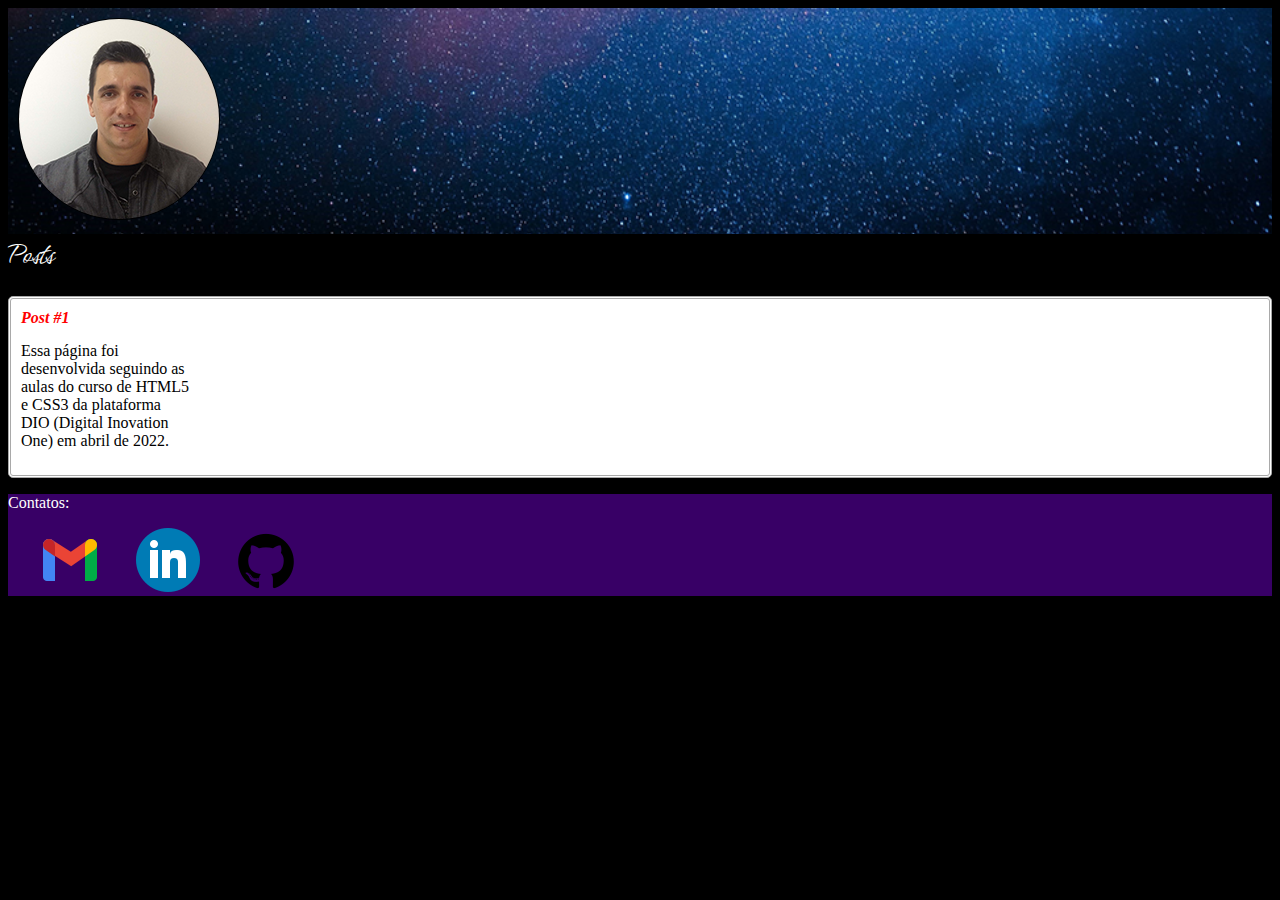
<file: 2 - Curso HTML5 e CSS3/1-Introdução/index.html>
<!DOCTYPE html>
<html>
<head>
    <meta charset="UTF-8">
    <link rel="stylesheet" href="style.css">
    <title>Anderson Alves Martins</title>
</head>
<body>
    <header id="cabecalho">
        <img src="images/Anderson.png" alt="foto do Anderson" id="foto_Perfil">
        <h1 id="titulo">Anderson Alves Martins</h1>
    </header>
    <section>
        <header>
            <h2 id="sub_titulo">Posts<h2>
        </header>
        <article class="post">
            <header>
                <h3 id="post_titulo">Post #1</h3>
            </header>
            <p class="post_content">
                Essa página foi desenvolvida seguindo as aulas do curso de HTML5 e CSS3 da plataforma DIO (Digital Inovation One) em abril de 2022.
            </p>
        </article>
    </section>
    <footer>
        <p>Contatos: </p>
        <a href="mailto:andersonalvesmartins@gmail.com"><img src="images/gmail_icon.png"></a>
        <a href="https://www.linkedin.com/in/anderson-martins-8037a546/"><img src="images/linkedin_circle.png"></a>
        <a href="https://github.com/andersonalvesmartins"><img src="images/github_circle.png"></a>
    </footer>
</body>
</html>
</file>
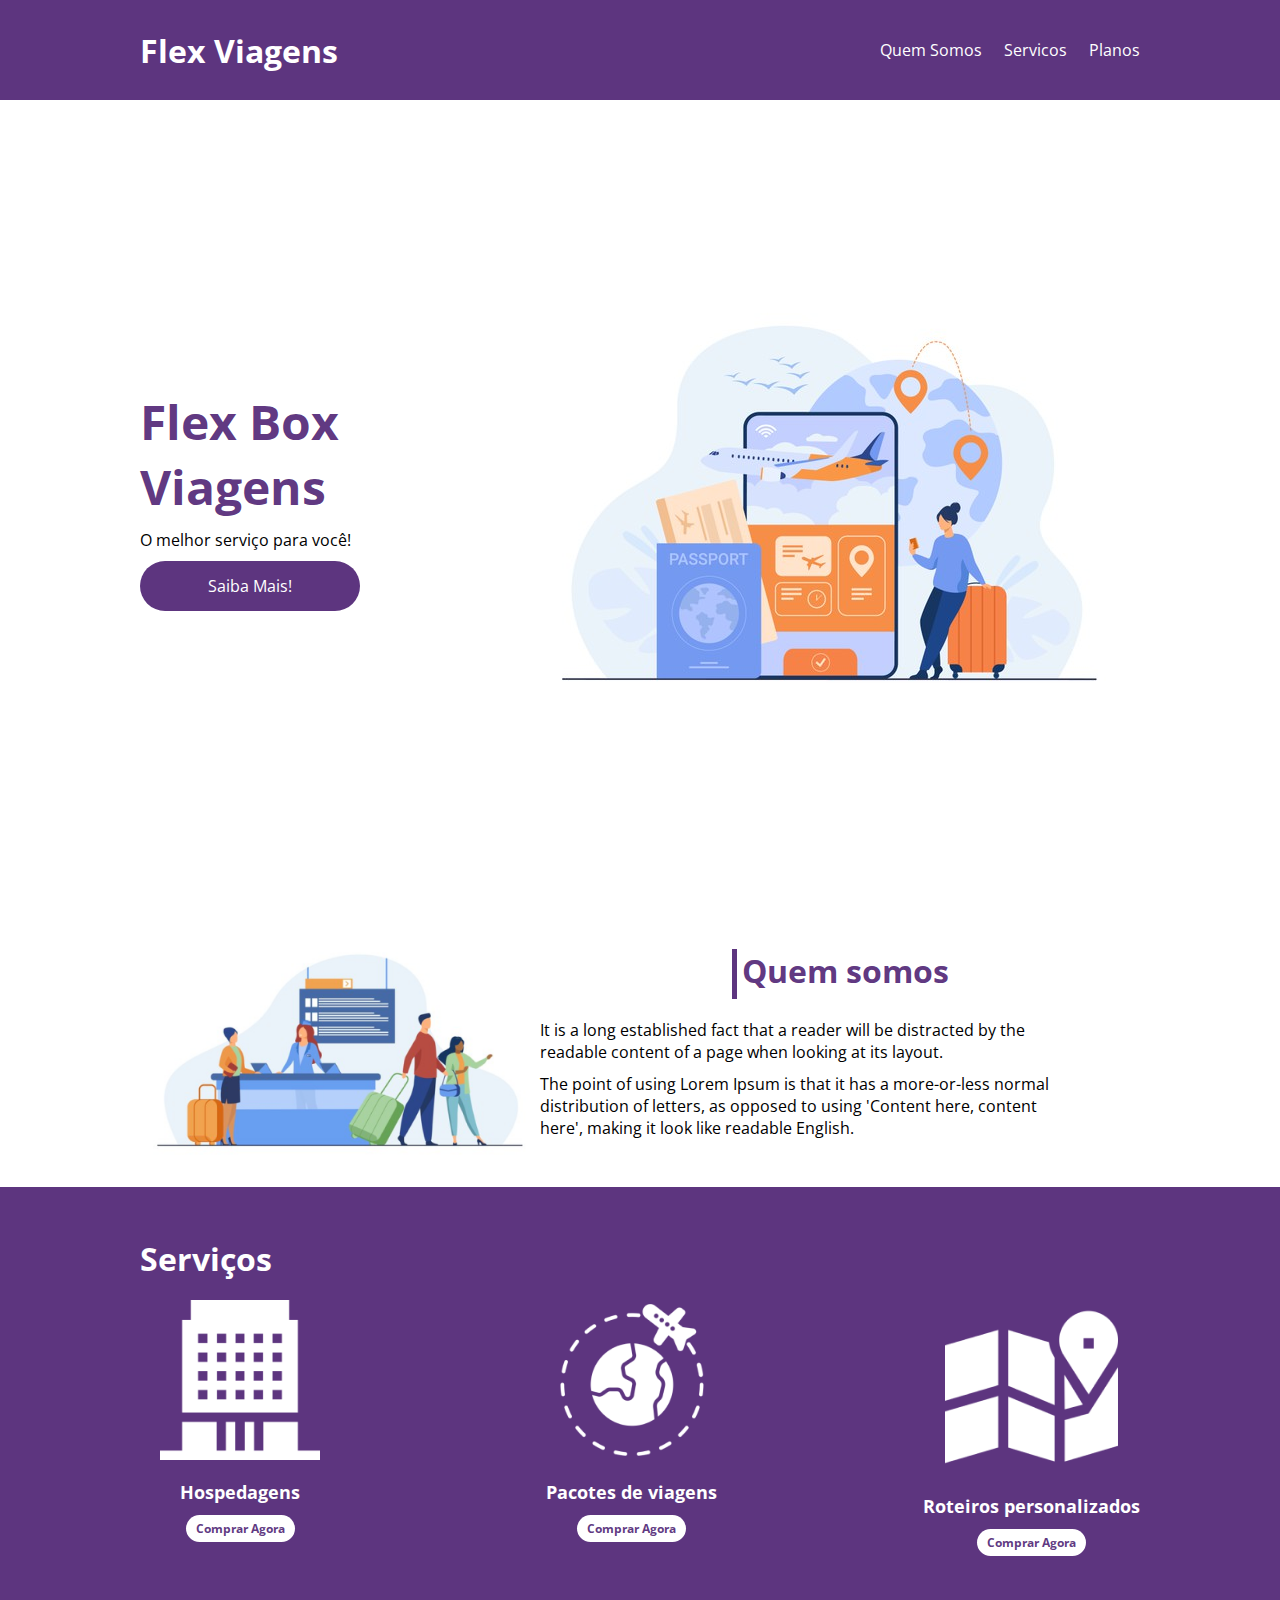
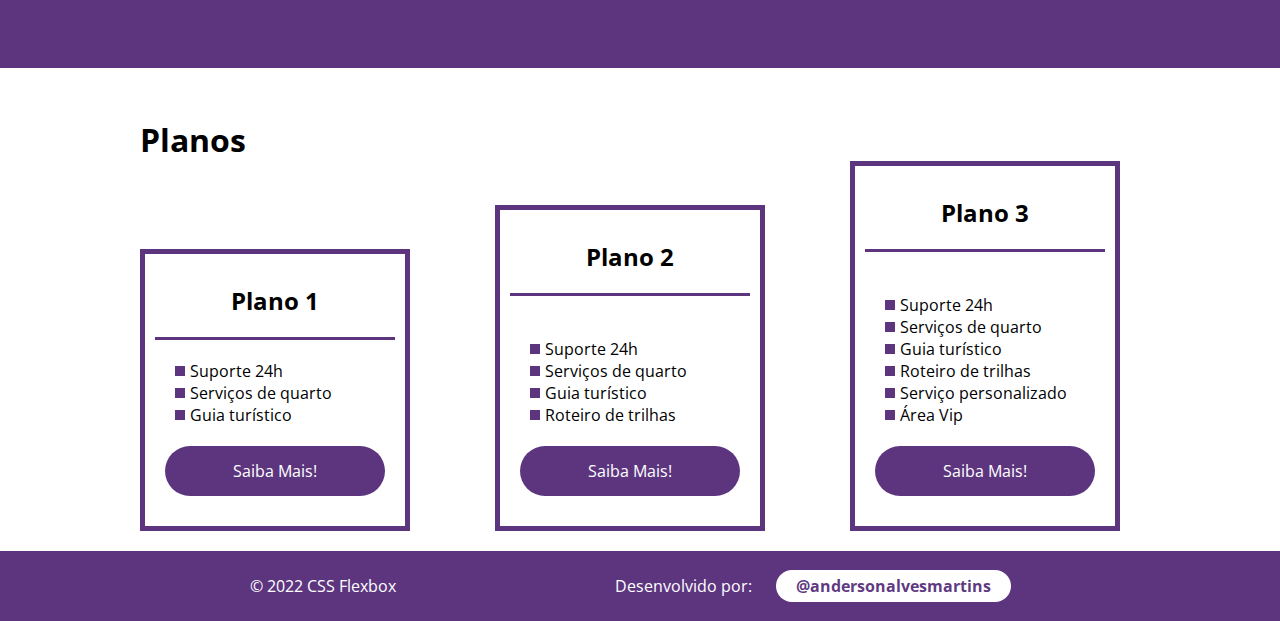
<file: 2 - Curso HTML5 e CSS3/2-Flexbox-CSS/index.html>
<!DOCTYPE html>
<html lang="en">
<head>
    <meta charset="UTF-8">
    <title>FLEX-BOX Activity</title>
    <link rel="stylesheet" href="style.css">
</head>
<body>
    <header>
        <div class="flex-container menu">
            <h1>Flex Viagens</h1>
            <ul class="list-itens">
                <li><a href="#quemsomos">Quem Somos</a></li>
                <li><a href="#servico">Servicos</a></li>
                <li><a href="#planos">Planos</a></li>
            </ul>
        </div>
    </header>

    <div class="flex-container apresentacao">
        <div class="texto-apresentacao">
            <h1>Flex Box <br>Viagens</h1>
            <p>O melhor serviço para você!</p>
            <a href="" class="btn">Saiba Mais!</a>
        </div>
    
        <div>
            <div><img src="./images/0-main.png" alt="banner de apresentação"></div>
        </div>
    </div>
    
    <div class="flex-container" id="quemsomos">
        <div>
            <h2>Quem somos</h2>
            <p>It is a long established fact that a reader will be distracted by the readable content of a page when looking at its layout. </p>
            <p>The point of using Lorem Ipsum is that it has a more-or-less normal distribution of letters, as opposed to using 'Content here, content here', making it look like readable English.</p>
        </div>

        <div>
            <img src="./images/1-quem-somos.png" alt="balcão de atendimento">
        </div>
    </div>

    <div class="container-externo">
        <div class="flex-container" id="servico">
            <div>
                <h2>Serviços</h2>
            </div>

            <div class="list-servicos">
                <div class="item-servico">
                    <div><img src="./images/icon-2.png" alt="hospedagens"></div>
                    <p>Hospedagens</p>
                    <a href="#">Comprar Agora</a>
                </div>

                <div class="item-servico">
                <div><img src="./images/icon-1.png" alt="pacote de viagens"></div>
                <p>Pacotes de viagens</p>
                <a href="#">Comprar Agora</a>
                </div>

                <div class="item-servico">
                    <div><img src="./images/icon-3.png" alt="roteiros personalizados"></div>
                    <p>Roteiros personalizados</p>
                    <a href="#">Comprar Agora</a>
                </div>
            </div>
        </div>

    </div>

    <div class="flex-container" id="planos">
        <div>
            <h2>Planos</h2>
        </div>
        <div class="list-planos">
            <div class="item-plano">
                <h3>Plano 1</h3>
                <ul>
                    <li>Suporte 24h</li>
                    <li>Serviços de quarto</li>
                    <li>Guia turístico</li>
                </ul>
                <a href="#" class="btn">Saiba Mais!</a>
            </div>

            <div class="item-plano">
                <h3>Plano 2</h3>
                <br>
                <ul>
                    <li>Suporte 24h</li>
                    <li>Serviços de quarto</li>
                    <li>Guia turístico</li>
                    <li>Roteiro de trilhas</li>
                </ul>
                <a href="#" class="btn">Saiba Mais!</a>
            </div>

            <div class="item-plano">
                <h3>Plano 3</h3>
                <br>
                <ul>
                    <li>Suporte 24h</li>
                    <li>Serviços de quarto</li>
                    <li>Guia turístico</li>
                    <li>Roteiro de trilhas</li>
                    <li>Serviço personalizado</li>
                    <li>Área Vip</li>
                </ul>
                <a href="#" class="btn">Saiba Mais!</a>
            </div>
        </div>
    </div>

    <footer>
        <div class="flex-container footer">
            <p>&copy; 2022 CSS Flexbox</p>
            <p>Desenvolvido por: <a href="https://www.linkedin.com/in/anderson-martins-8037a546/" class="dev">@andersonalvesmartins</a> </p>
        </div>
    </footer>

</body>
</html>
</file>
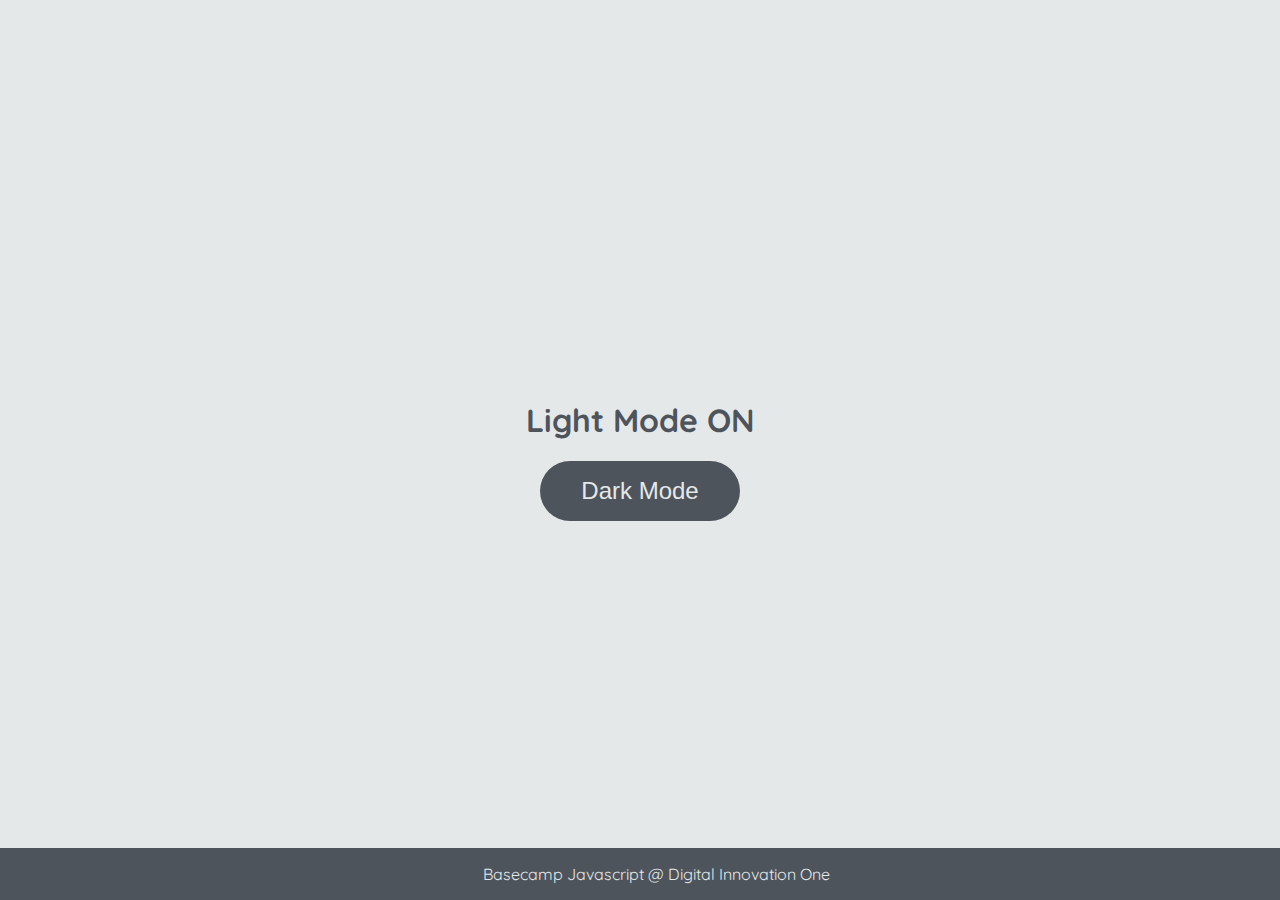
<file: 4 - Curso JavaScript/05 - Manipulando a D.O.M. com JavaScript/index.html>
<!DOCTYPE html>
<html lang="pt-bt">
	<head>
		<meta charset="UTF-8" />
		<link rel="stylesheet" href="style.css" />
		<title>Dark mode and Light Mode</title>
	</head>
	<body>
		<main>
			<h1 id="page-title">Light Mode ON</h1>
			<button aria-label="selecionar-modo" id="mode-selector">Dark Mode</button>
		</main>

		<footer>Basecamp Javascript @ Digital Innovation One</footer>
		<script src="script.js"></script>
	</body>
</html>
</file>
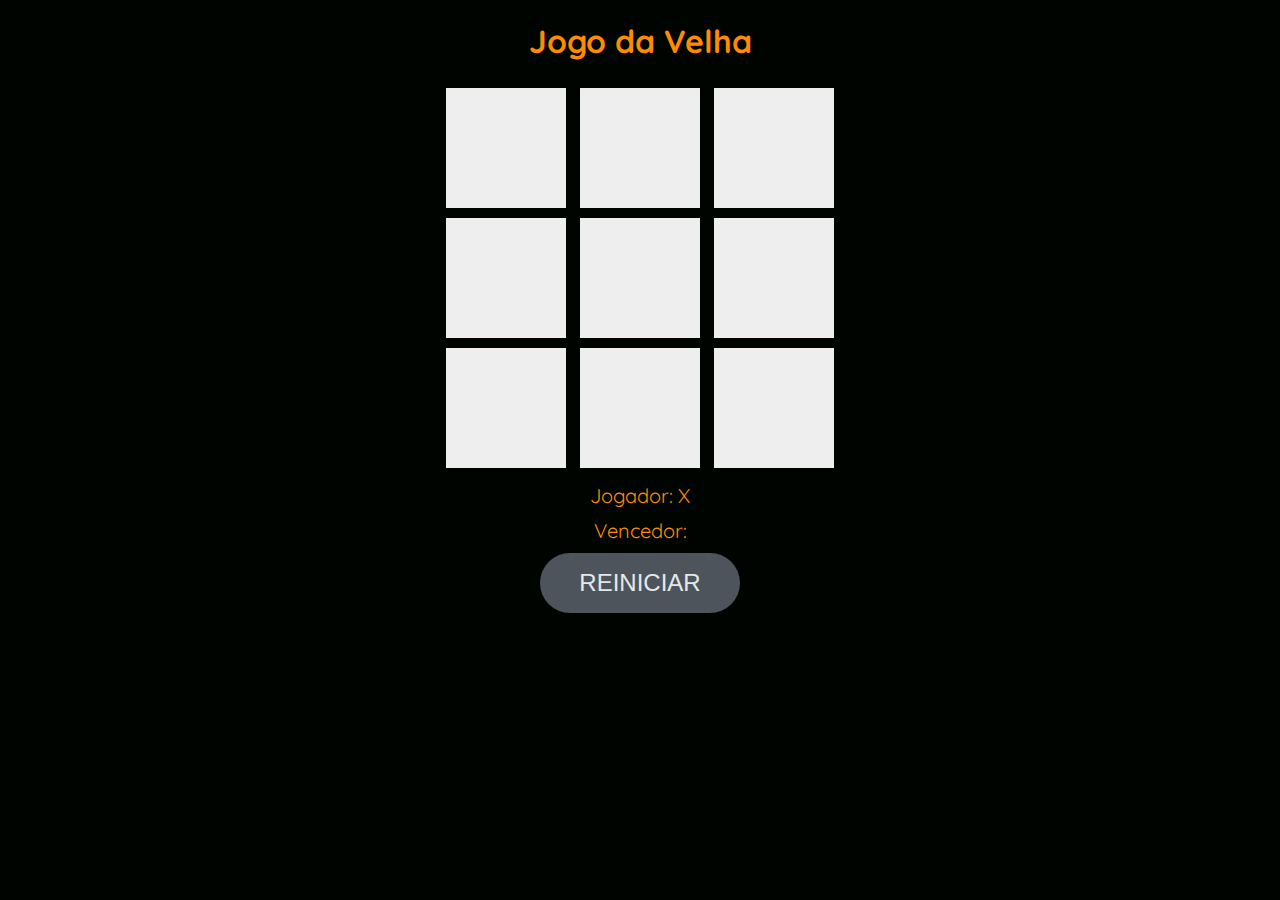
<file: Bootcamp1 - ORBI Web Game Development/Projeto 01 - Jogo da Velha/index.html>
<!DOCTYPE html>
<html lang="pt-br">
<head>
    <meta charset="UTF-8">
    <title>Jogo da Velha</title>
    <link rel="stylesheet" href="style.css">
</head>
<body>
    <h1>Jogo da Velha </h1>
    
    <div>
        <div id="1" class="quadrado" onclick="escolherQuadrado(this.id)">-</div>
        <div id="2" class="quadrado" onclick="escolherQuadrado(this.id)">-</div>
        <div id="3" class="quadrado" onclick="escolherQuadrado(this.id)">-</div>
    </div>
    
    <div>
        <div id="4" class="quadrado" onclick="escolherQuadrado(this.id)">-</div>
        <div id="5" class="quadrado" onclick="escolherQuadrado(this.id)">-</div>
        <div id="6" class="quadrado" onclick="escolherQuadrado(this.id)">-</div>
    </div>

    <div>
        <div id="7" class="quadrado" onclick="escolherQuadrado(this.id)">-</div>
        <div id="8" class="quadrado" onclick="escolherQuadrado(this.id)">-</div>
        <div id="9" class="quadrado" onclick="escolherQuadrado(this.id)">-</div>
    </div>

    <div class="jogador">
        <label>Jogador:</label>
        <label id="jogador-selecionado"></label>
    </div>

    <div class="vencedor">
        <label>Vencedor:</label>
        <label id="vencedor-selecionado"></label>
    </div>

    <div>
        <button onclick="reiniciar()">
            REINICIAR
        </button>
    </div>
    
    <script src="script.js"></script>
</body>
</html>
</file>
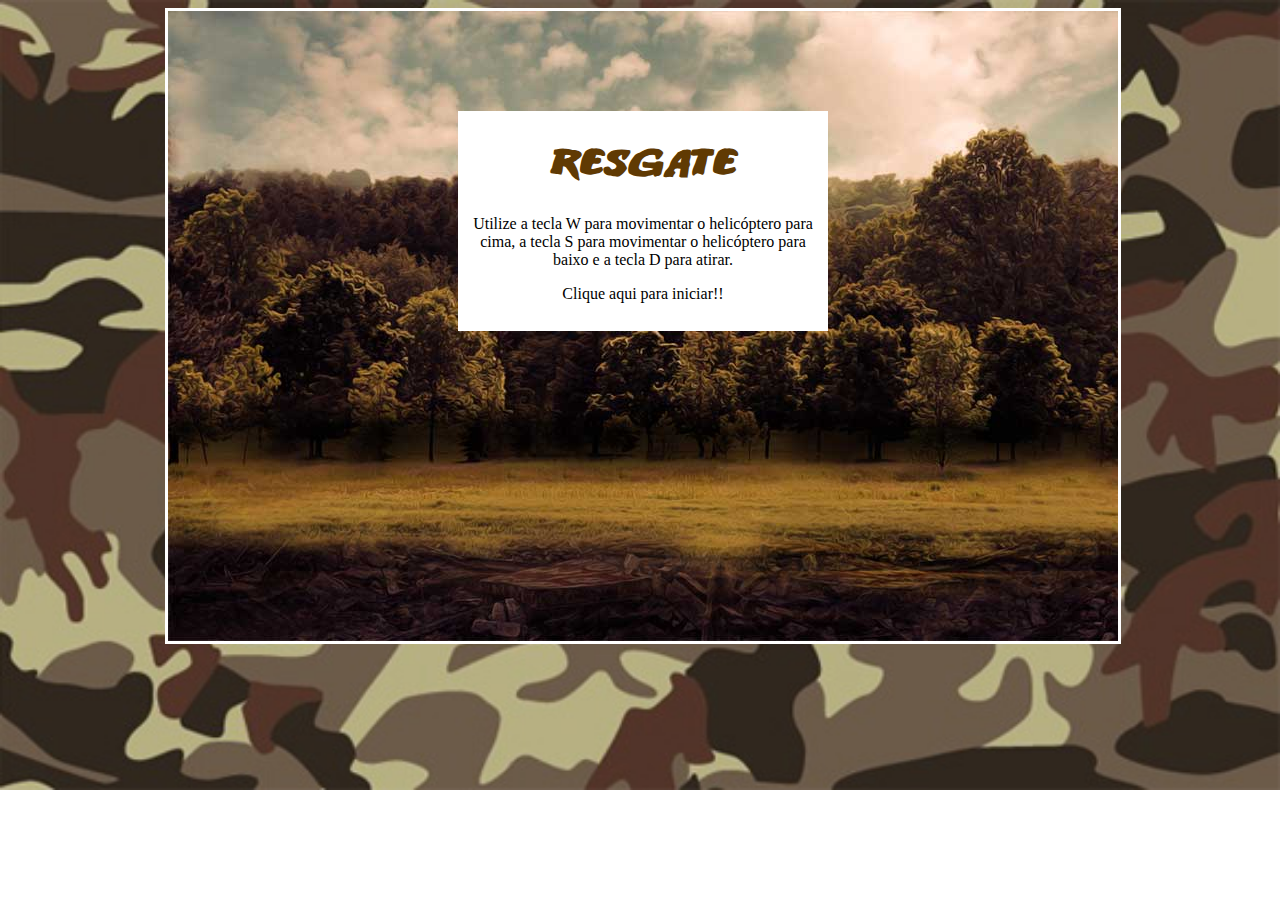
<file: Bootcamp1 - ORBI Web Game Development/Projeto 02 - Jogo de Nave/index.html>
<!DOCTYPE html>
<html lang="pt-br">
<head>
    <meta charset="UTF-8">
    <title>Resgate</title>
    <link rel="stylesheet" href="style/style.css">
</head>
<body>
    <div id="container"> <!-- div container !-->

        <div id="fundoGame"> <!-- div fundoGame !-->
        
            <div id="inicio" onclick="start()"><h1> Resgate </h1> <!-- div inicio !-->
            <p>Utilize a tecla W para movimentar o helicóptero para cima, a tecla S para movimentar o helicóptero para baixo e a tecla D para atirar.</p>
            <p> Clique aqui para iniciar!! </p>
            </div> <!-- Fim da div inicio !-->
            
        </div> <!-- Fim da div fundoGame !-->
        
    </div> <!-- Fim da div container !-->

    <!-- Sons do jogo !-->
    <audio src="sons/som.mp3" preload="auto" id="somDisparo"></audio>
    <audio src="sons/explosao.mp3" preload="auto" id="somExplosao"></audio>
    <audio src="sons/musica_fundo.mp3" preload="auto" id="musica"></audio>
    <audio src="sons/gameover.mp3" preload="auto" id="somGameover"></audio>
    <audio src="sons/perdido.mp3" preload="auto" id="somPerdido"></audio>	
    <audio src="sons/resgate.mp3" preload="auto" id="somResgate"></audio>

    <!-- SCRIPTS !-->
    <script type="text/javascript" src="js/jquery-3.6.0.js"></script>
    <script type="text/javascript" src="js/jquery-collision.min.js"></script> 
    <script type="text/javascript" src="js/script.js"></script> 
</body>
</html>
</file>
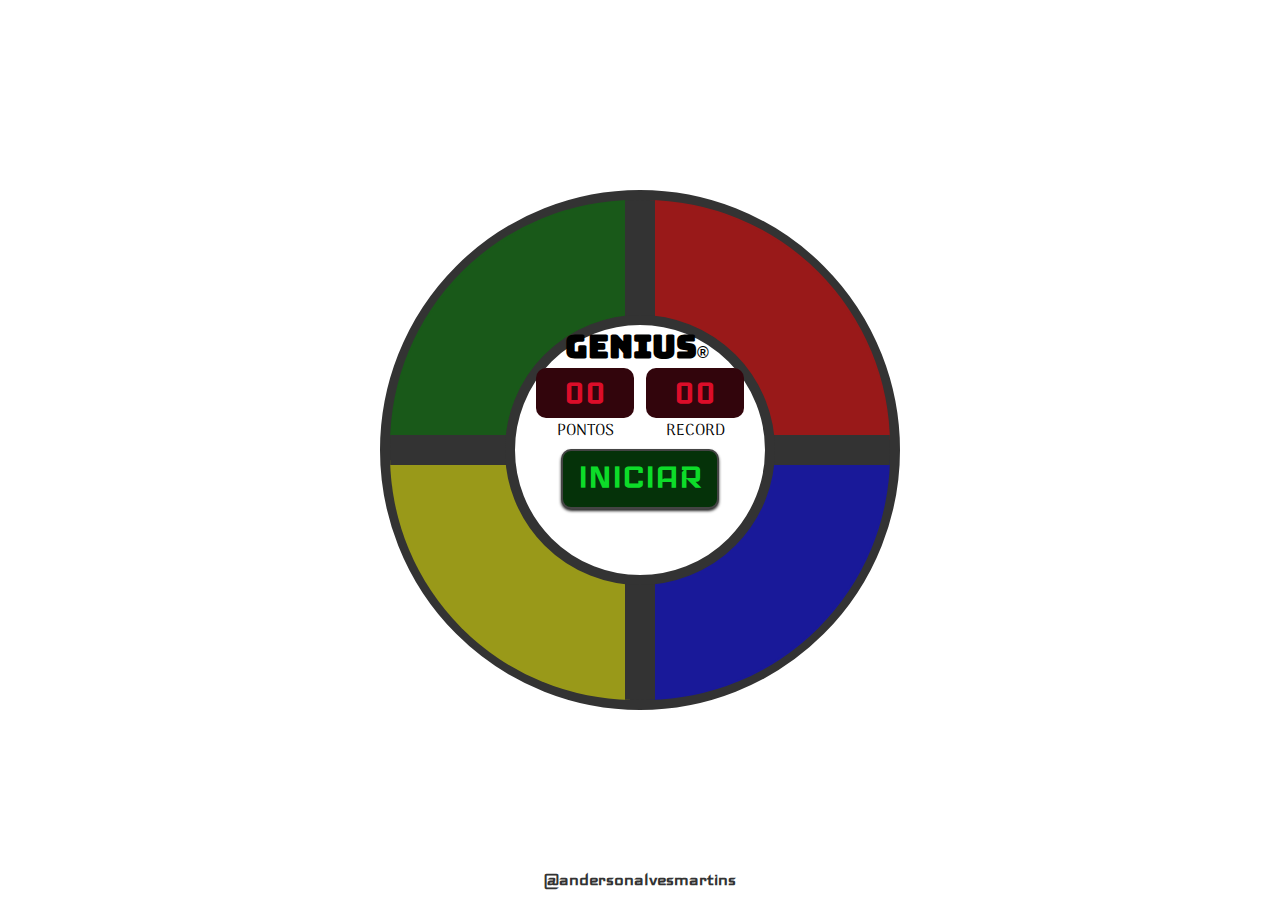
<file: Bootcamp1 - ORBI Web Game Development/Projeto 04 - Jogo Genius/index.html>
<!DOCTYPE html>
<html lang="pt-br">
<head>
    <meta charset="UTF-8">
    <link rel="stylesheet" href="style.css">
    <title>Genius</title>
</head>
<body>
    <div class="main-game">
        
        <div class="genius">
            
            <div class="blue" id="azul"></div>
            <div class="yellow" id="amarelo"></div>
            <div class="red" id="vermelho"></div>
            <div class="green" id="verde"></div>

            <div class="gameTitle" id="gameTitle">
                <h1 class='titulo'>Genius<span class="reg">®</span></h1>
                <div class="gui">
                    <div class="scoreScreen" id="telaPontos">00</div>
                    <div class="scoreScreen" id="telaRecord">00</div>
                    <div class="pontos">PONTOS</div>
                    <div class="pontos">RECORD</div>
                    <div class="userButton" id="botao">INICIAR</div>
                </div> <!-- .GUI game user interface -->
            </div> <!-- .game Title-->
        
        </div> <!-- .genius -->
        
    </div> <!-- .main-game-->

    <footer>
        @andersonalvesmartins
    </footer>
    
    <!-- Sons do jogo !-->
    <audio src="sounds/win.mp3" preload="auto" id="somVitoria"></audio>
    <audio src="sounds/gameover.mp3" preload="auto" id="somGameover"></audio>
    <audio src="sounds/loose.mp3" preload="auto" id="somErrou"></audio>
    <audio src="sounds/200.wav" preload="auto" id="somVermelho"></audio>
    <audio src="sounds/300.wav" preload="auto" id="somAzul"></audio>
    <audio src="sounds/400.wav" preload="auto" id="somVerde"></audio>
    <audio src="sounds/500.wav" preload="auto" id="somAmarelo"></audio>
    <script src="genius.js"></script>
</body>
</html>
</file>
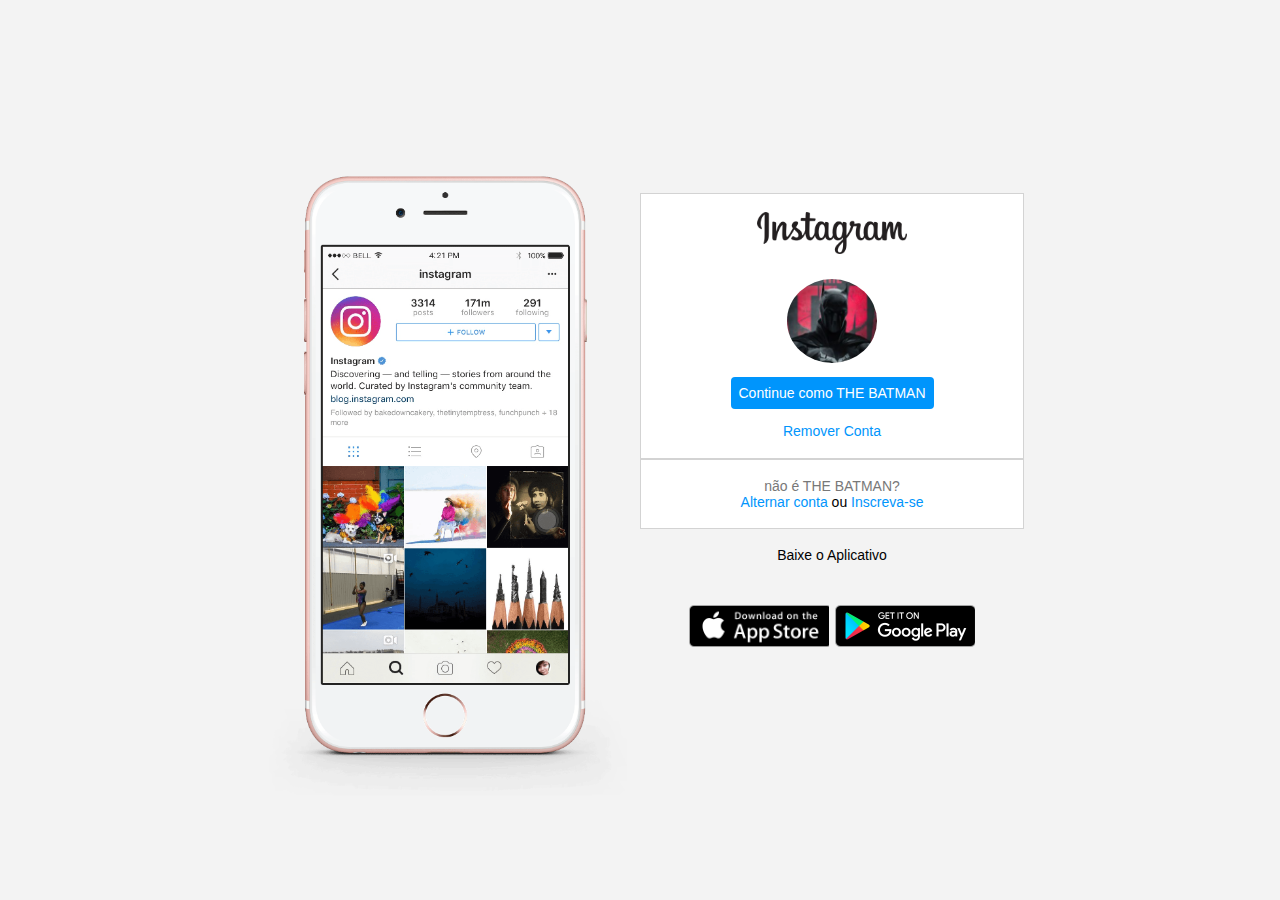
<file: Bootcamp2 - SPREAD Fullstack Developer/Projeto01-Recriando-Instagram/index.html>
<!DOCTYPE html>
<html lang="pt-br">
<head>
    <meta charset="UTF-8">
    <link rel="stylesheet" href="style.css">
    <title>IG Replica</title>
</head>
<body>
    <div class="IG-container">
        <div class="IG-phone">
            <img src="./images/instagram-celular.png" alt="imagem de um celular acessando o instagram">
        </div>
        <div class="IG-continue">
            <div class="IG-group">
                <img class="IG-logo" src="./images/instagram-logo.png" alt="">
                <div class="profile-photo">
                    <img src="./images/Batman.jpg" alt="foto do perfil">
                    <a href="#" class="IG-login">Continue como THE BATMAN</a>
                    <a href="#" class="IG-logout">Remover Conta</a>
                </div>
            </div>
            <div class="IG-group">
                <p class="not-account">não é THE BATMAN?</p>
                <p class="notaccount">
                    <span class="link-blue">Alternar conta</span>
                    ou
                    <span class="link-blue">Inscreva-se</span>
                </p>
            </div>
            <div class="get-the-app">
                <p class="get-app">Baixe o Aplicativo</p>
                <div class="icons-store">
                    <a href="#" class="app-download"></a>
                    <a href="#" class="app-download"></a>
                </div>
            </div>
        </div>

    </div>
</body>
</html>
</file>
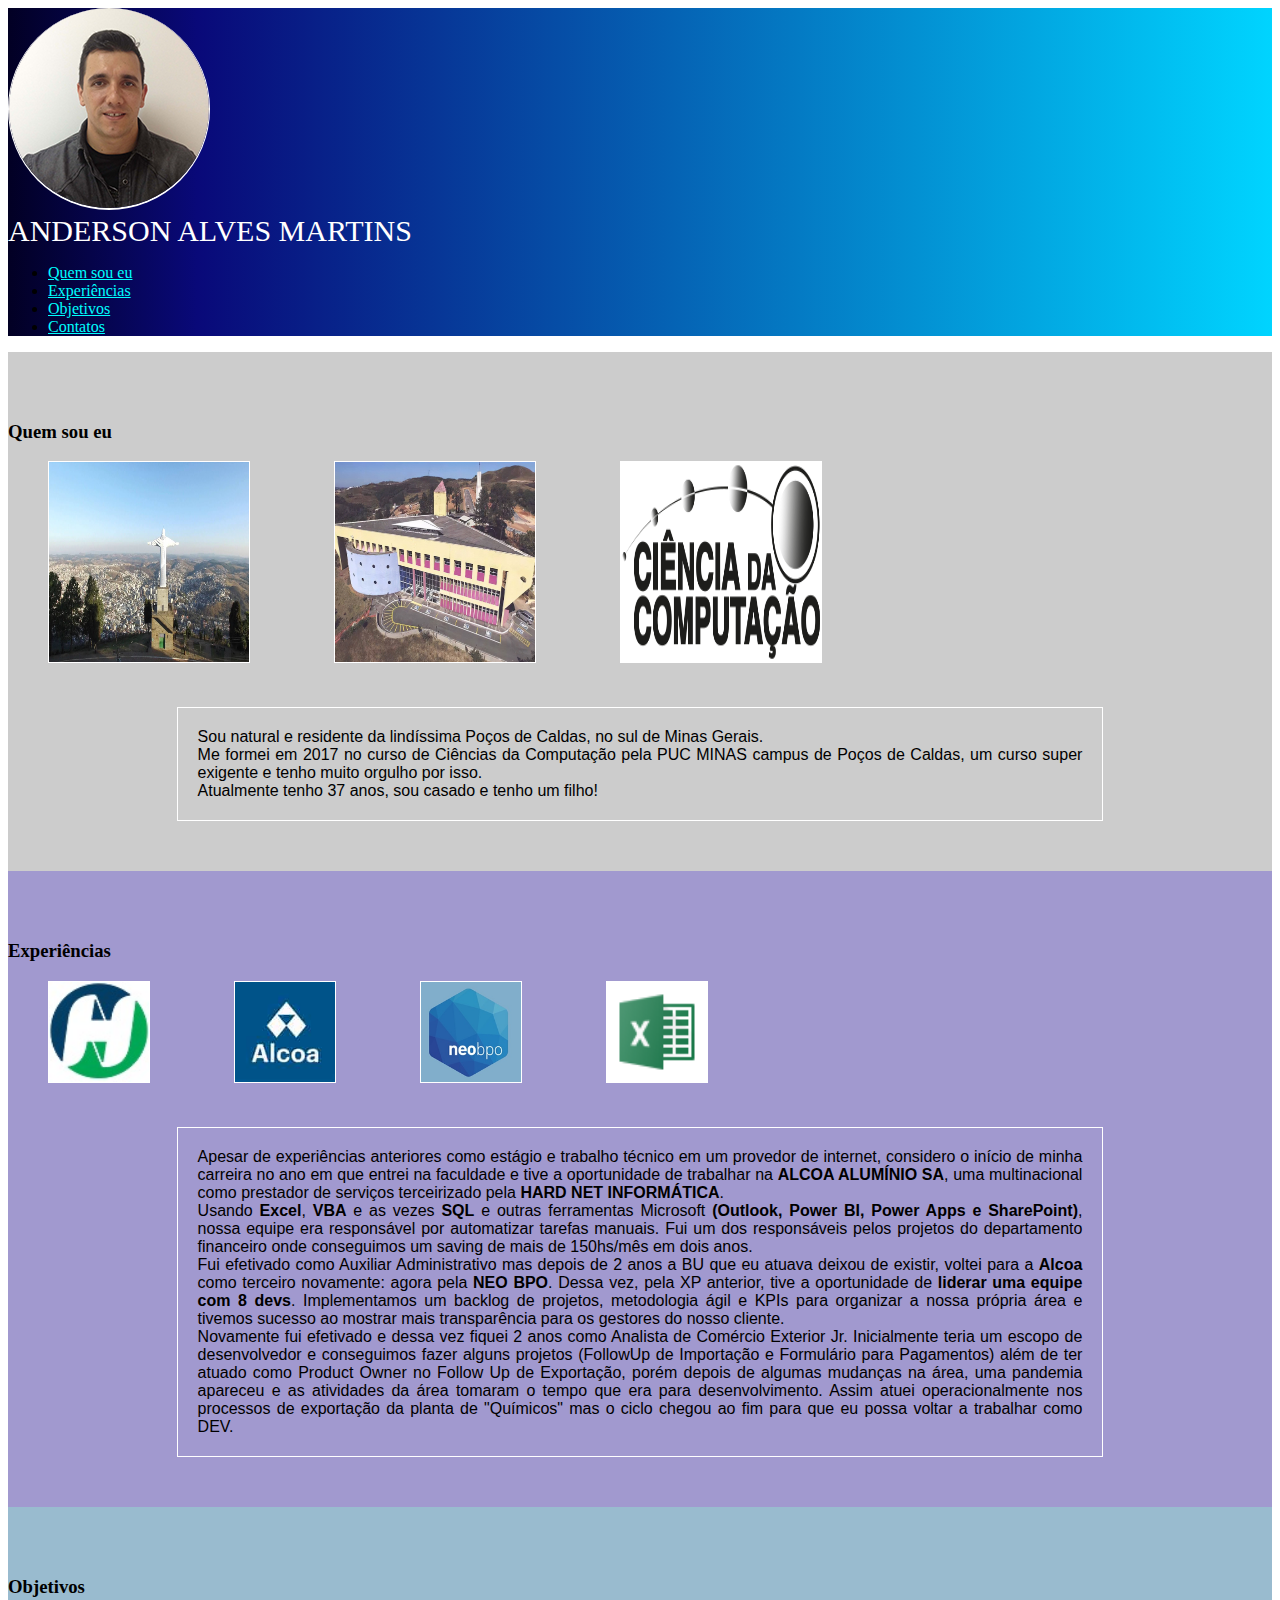
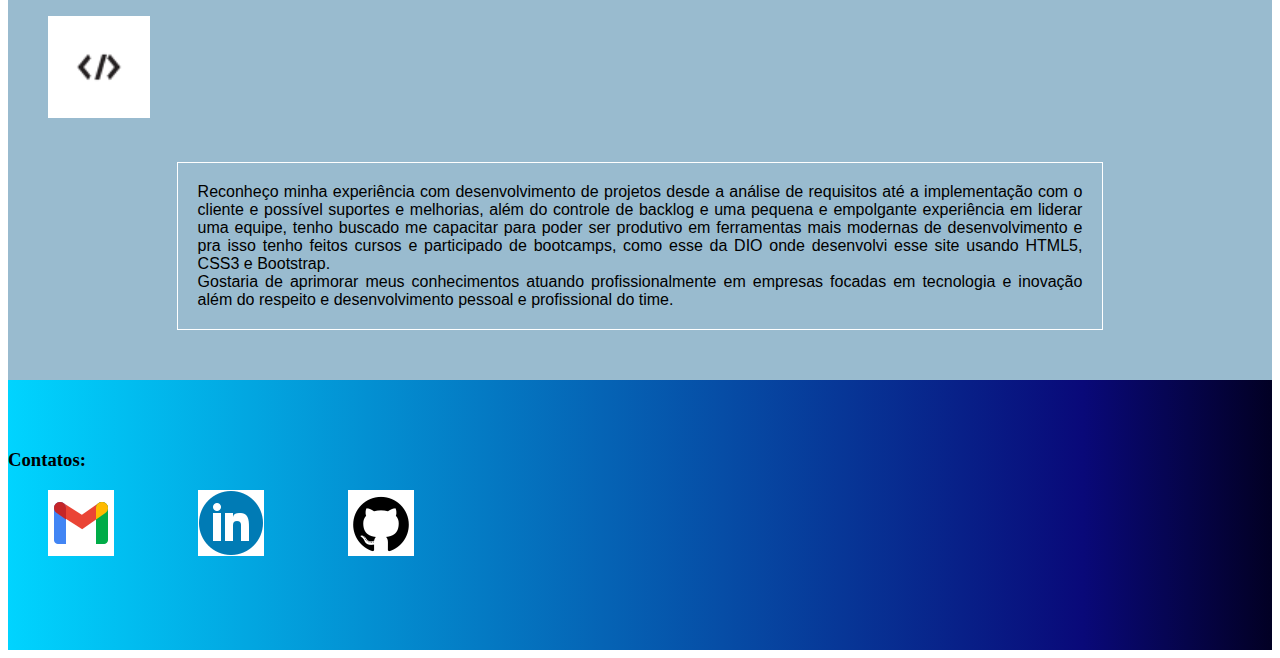
<file: 3 - Curso Bootstrap/main.html>
<!DOCTYPE html>
<html lang="pt-br">
<head>
    <meta charset="UTF-8">
    <title>Minha Página</title>
    <link rel="stylesheet" href="C:/Users/TEMP/Bootstrap.min.css">
    <link rel="stylesheet" href="css/style.css">
</head>
<body>
    
    <nav class="navbar navbar-expand-lg navbar-light">
        <a class="navbar-brand" href="#">
            <img id="logo" src="images/Anderson.png" alt="foto do logo" width="200" height="200">
        </a>
        <div class="container">
            <div class="row">
                <div id="nome">ANDERSON ALVES MARTINS</div>
            </div>
            <div class="row">
                <div class="collapse navbar-collapse">
                    <ul class="navbar-nav">
                        <li class="nav-item">
                            <a class="nav-link" href="#quem-sou">Quem sou eu</a>
                        </li>
                        <li class="nav-item">
                            <a class="nav-link" href="#experiencias">Experiências</a>
                        </li>
                        <li class="nav-item">
                            <a class="nav-link" href="#objetivos">Objetivos</a>
                        </li>
                        <li class="nav-item">
                            <a class="nav-link" href="#contatos">Contatos</a>
                        </li>
                    </ul>
                </div>
            </div>
        </div>
    </nav>
    <section id="quemsomos">
        <div class="container-fluid  quem-sou text-center pading">
            <h3>Quem sou eu</h3>
            <img src="images/pocosdecaldas.jpg" alt="foto de Poços de Caldas" class="rounded-circle" width="200px" height="200px">
            <img src="images/pucmgpocos.jpg" alt="foto da PUC MG" class="rounded-circle" width="200px" height="200px">
            <img src="images/CCPuc.png" alt="logo do curso de Ciências da Computação da PUC" class="rounded-circle" width="200px" height="200px"> 
            <div class="content">
                Sou natural e residente da lindíssima Poços de Caldas, no sul de Minas Gerais.<br>
                Me formei em 2017 no curso de Ciências da Computação pela PUC MINAS campus de Poços de Caldas,
                um curso super exigente e tenho muito orgulho por isso.<br>
                Atualmente tenho 37 anos, sou casado e tenho um filho!
            </div>
        </div>
    </section>

    <section id="experiencias">
        <div class="container-fluid experiencia text-center pading">
            <h3>Experiências</h3>
            <img src="images/Hard-net.jpg" alt="logo da Hard Net" class="rounded-circle" width="100px" height="100px">
            <img src="images/Alcoa.jpg" alt="logo da Alcoa" class="rounded-circle" width="100px" height="100px">
            <img src="images/NeoBPO.jpg" alt="logo da NEO BPO" class="rounded-circle" width="100px" height="100px">
            <img src="images/logo excel.png" alt="logo do excel" class="rounded-circle" width="100px" height="100px">
            <div class="content">
                Apesar  de experiências anteriores como estágio e trabalho técnico em um provedor de internet,
                considero o início de minha carreira no ano em que entrei na faculdade e tive a oportunidade de trabalhar
                na <strong>ALCOA ALUMÍNIO SA</strong>, uma multinacional como prestador de serviços terceirizado pela <strong>HARD NET INFORMÁTICA</strong>.<br>
                Usando <strong>Excel</strong>, <strong>VBA</strong> e as vezes <strong>SQL</strong> e outras ferramentas Microsoft <strong>(Outlook, Power BI, Power Apps e SharePoint)</strong>,
                nossa equipe era responsável por automatizar tarefas manuais. Fui um dos responsáveis pelos projetos do departamento
                financeiro onde conseguimos um saving de mais de 150hs/mês em dois anos.<br>
                Fui efetivado como Auxiliar Administrativo mas depois de 2 anos a BU que eu atuava deixou de existir, voltei para a <strong>Alcoa</strong> como 
                terceiro novamente: agora pela <strong>NEO BPO</strong>. Dessa vez, pela XP anterior, 
                tive a oportunidade de <strong>liderar uma equipe com 8 devs</strong>. Implementamos um backlog de projetos, metodologia ágil e KPIs 
                para organizar a nossa própria área e tivemos sucesso ao mostrar mais transparência para os gestores do nosso cliente.
                <br>Novamente fui efetivado e dessa vez fiquei 2 anos como Analista de Comércio Exterior Jr. Inicialmente teria um 
                escopo de desenvolvedor e conseguimos fazer alguns projetos (FollowUp de Importação e Formulário para Pagamentos) além 
                de ter atuado como Product Owner no Follow Up de Exportação, porém depois de algumas mudanças na área, uma pandemia apareceu 
                e as atividades da área tomaram o tempo que era para desenvolvimento. Assim atuei operacionalmente nos processos de exportação
                da planta de "Químicos" mas o ciclo chegou ao fim para que eu possa voltar a trabalhar como DEV.
            </div>  
        </div>
    </section>

    <section id="objetivos">
        <div class="container-fluid objetivo text-center pading">
            <h3>Objetivos</h3>
            <img src="images/tag.png" alt="imagem de código" class="rounded-circle" width="100px" height="100px">
            <div class="content">
                Reconheço minha experiência com desenvolvimento de projetos desde a análise de requisitos 
                até a implementação com o cliente e possível suportes e melhorias, além do controle de backlog e 
                uma pequena e empolgante experiência em liderar uma equipe, tenho buscado me capacitar para poder 
                ser produtivo em ferramentas mais modernas de desenvolvimento e pra isso tenho feitos cursos e 
                participado de bootcamps, como esse da DIO onde desenvolvi esse site usando HTML5, CSS3 e Bootstrap.<br>
                Gostaria de aprimorar meus conhecimentos atuando profissionalmente em empresas focadas em tecnologia e inovação 
                além do respeito e desenvolvimento pessoal e profissional do time.
            </div>
        </div>
    </section>
</body>
<footer id="contatos">
    <div class="container-fluid text-center pading">
    <h3>Contatos:</h3>
    <a href="mailto:andersonalvesmartins@gmail.com"><img src="images/gmail_icon.png" class="rounded-circle"></a>
    <a href="https://www.linkedin.com/in/anderson-martins-8037a546/"><img src="images/linkedin_circle.png" class="rounded-circle"></a>
    <a href="https://github.com/andersonalvesmartins"><img src="images/github_circle.png" class="rounded-circle"></a>
</footer>
</html>
</file>
<file: 2 - Curso HTML5 e CSS3/1-Introdução/style.css>
@import url('https://fonts.googleapis.com/css2?family=Hurricane:wght@400;700&display=swap');
#cabecalho{
    
    background-image: url("images/sky_bg.png");
    background-repeat: no-repeat;
    background-size: 100%;
}

#fundo_Header {
    width: 100%;
    /*height: 35%;
    /*float: top;
    position: absolute;*/
    border: 1px solid black;
}

#foto_Perfil {
    border: 1px solid black;
    margin: 10px;
    border-radius: 50%;
}

#titulo {
    float: right;
    margin-right: 40%;
    margin-top: 60px;
    font-weight: 400;
    font-size: 80px;
}

body{
    background-color: #000;
    font-family: cursive;
}

#post_titulo {
    font-size: 16px;
    font-style: italic;
    color: red;
    margin: 0;
    margin-bottom: 15px;
}

#sub_titulo{
    font-size: 30px;
    margin: 0;
    margin-bottom: 10px;
}

.post{
    background-color: white;
    padding: 10px;
    border: 3px double darkgray;
    border-radius: 5px;
    margin: 0px;
    
}

.post_content {
    margin: 0;
    margin-bottom: 15px;
    font-family: cursive;
}

#titulo, #sub_titulo{
    color: white;
    font-family: 'Hurricane',cursive;
    font-weight: 400;
}   

footer{
    background-color: rgb(56, 0, 102);
    color: white;
}

footer img{
    padding: 0;
    margin: 0;
    padding-left: 30px;
}
</file>
<file: 2 - Curso HTML5 e CSS3/2-Flexbox-CSS/style.css>
@import url('https://fonts.googleapis.com/css2?family=Open+Sans:wght@300;700&display=swap');

*{
    margin: 0;
    padding: 0;
    font-family: 'Open Sans',sans-serif;
}
ul {
    list-style: none;
    margin: 0;
    padding: 0;
}
ul li a {
    text-decoration: none;
    color: #FFF;    
}

div img{
    display: block;
    width: 100%;
}

.flex-container {
    display: flex;
    max-width: 1000px;
    margin: auto;
    width: 100%;
    min-width: 320px;
}

header {
    background-color: rgba(53, 2, 95, 0.8);
    height: 100px;
    display: flex;
    align-items: center;
    color: #FFF;
}

header .list-itens {
    display: flex;
    width: 100%;
    max-width: 260px;
    justify-content: space-between;
    align-items: center;
}

.list-itens{
    color: #FFF;
}

header .menu {
    justify-content: space-between;
}

.apresentacao {
    height: 90vh;
    align-items: center;
    justify-content: space-between;
}

.apresentacao .texto-apresentacao {
    min-width: 200px;
}

.apresentacao img {
    min-width: 400px;
}

.texto-apresentacao h1{
    color: rgba(53, 2, 95, 0.8);
    font-size: 48px;
    margin-bottom: 10px;
}

.btn {
    background-color: rgba(53, 2, 95, 0.8);
    color: #FFF;
    text-align: center;
    width: 220px;
    border-radius: 30px;
    text-decoration: none;
    display: block;
    height: 50px;
    line-height: 50px;
    margin: 10px 0;
}

#quemsomos {
    flex-direction: row-reverse;
    align-items: center;
    justify-content: space-between;
}

#quemsomos h2 {
    font-size: 32px;
    color: rgba(53, 2, 95, 0.8);
    display: flex;
    margin-bottom: 20px;
    justify-content:center;
}

#quemsomos h2::before{
    position: relative;
    content: '';
    height: 50px;
    width: 5px;
    margin-right: 5px;
    background-color: rgba(53, 2, 95, 0.8);
}

#quemsomos p{
    margin-bottom: 10px;
    width: 90%;
}

#quemsomos img{
    min-width: 400px;
}

.container-externo {
    background-color: rgba(53, 2, 95, 0.8);
    width: 100%;
}

#servico {
    flex-direction: column;
    padding-top: 50px;
    padding-bottom: 100px;
}

#servico h2 {
    color: #FFF;
    font-size: 32px;
    margin-bottom: 20px;
}

.list-servicos {
    display: flex;
    justify-content: space-between;
}

.list-servicos .item-servico {
    text-align: center;
    color: #FFF;
}

.item-servico a{
    width: 220px;
    height: 50px;
    background-color: #FFF;
    border-radius: 30px;
    text-decoration: none;
    color: rgba(53, 2, 95, 0.8);
    text-align: center;
    margin-top: 20px;
    line-height: 50px;
    padding: 5px 10px;
    font-size: 12px;
    font-weight: 700;
}

.item-servico p {
    font-weight: 700;
    font-size: 18px;
    margin-top: 20px;
}

.item-servico img {
    width: 80%;
    margin: auto;
}

#planos {
    flex-direction: column;
    min-width: 100vh;
    padding-top: 50px;
}

#planos h2{
    font-size: 32px;
}

.list-planos {
    display: flex;
    align-items: flex-end;
    justify-content: space-between;
    margin-bottom: 20px;
}

.item-plano {
    flex: 1;
    border: 5px solid rgba(53, 2, 95, 0.8);
    margin-right: 20px;
    padding: 10px;
    max-width: 240px;
}

.item-plano .btn {
    margin: auto;
    margin-bottom: 20px;
}

.item-plano h3 {
    font-size: 24px;
    display: flex;
    flex-direction: column;
    text-align: center;
    margin-top: 20px;
}

.item-plano h3::after {
    content:"";
    background-color: rgba(53, 2, 95, 0.8);
    width: 100%;
    height: 3px;
    margin: 20px 0 10px 0;
}

.item-plano ul{
    padding: 10px 20px;
    display: flex;
    flex-direction: column;
    margin-bottom: 10px;
}

.item-plano ul li {
    display: flex;
    flex-wrap: nowrap;
    align-items: center;
}

.item-plano ul li::before{
    content:"";
    width: 10px;
    height: 10px;
    background-color:rgba(53, 2, 95, 0.8);
    margin-right: 5px;
}

footer {
    background-color: rgba(53, 2, 95, 0.8);
    height: 70px;
    display: flex;
    align-items: center;
}

footer .footer {
    justify-content: space-around;
    color: #FFF;
}

.dev {
    text-decoration: none;
    color: rgba(53, 2, 95, 0.8);
    font-weight: 700;
    background-color: #FFF;
    min-width: 100px;
    border-radius: 30px;
    padding: 5px 20px;
    margin: 20px;
}

/*MOBILE*/
@media(max-width: 992px){
    .flex-container{
        flex-direction: column;
    }
    .apresentacao {
        flex-direction: column-reverse;
        justify-content: center;
    }

    .apresentacao img {
        width: 60%;
        margin: auto;
    }

    .apresentacao .texto-apresentacao {
        width: 100%;
        text-align: center;
    }

    .apresentacao .btn{
        margin: auto;
        margin: 20px auto 50px auto;
    }

    #quemsomos {
        flex-direction: column-reverse;
        align-items: center;
    }

    #quemsomos p{
        margin: auto;
        margin-bottom: 20px;
        width: 80%;
        text-align: center;
    }

    #quemsomos img{
        min-width: 300px;
        margin: auto;
    }

    #servico h2{
        width: 100%;
        text-align: center;
    }
    .list-servicos {
        flex-direction: column;
    }
    .item-servico div img {
        width: 30%;
        max-width: 30%;
        min-width: 30%;
        margin: auto;
        margin-top: 50px;
    }

    #planos h2{
        width: 100%;
        text-align: center;
    }

    .list-planos {
        flex-direction: column;
        align-items: flex-start;
        margin-bottom: 20px;
    }
    .list-planos .item-plano {
        max-width: 50%;
        margin: auto;
        width: 100%;
        margin-bottom: 20px;
    }
}
</file>
<file: 4 - Curso JavaScript/05 - Manipulando a D.O.M. com JavaScript/style.css>
@import url('https://fonts.googleapis.com/css2?family=Quicksand:wght@300;400;600&display=swap');

body {
	background-color: #e5e8e8;
	color: #4e545c;
	margin: 0;
	font-family: 'Quicksand';
}

body.dark-mode {
	background-color: #000401;
	color: #e5e8e8;
}

main {
	height: 100vh;
	width: 100%;
	display: flex;
	flex-direction: column;
	align-items: center;
	justify-content: center;
}

footer {
	width: 100%;
	background-color: #4e545c;
	padding: 16px;
	color: #e5e8e8;
	position: fixed;
	bottom: 0;
	text-align: center;
	font-weight: 400;
}

footer.dark-mode {
	background-color: #8d9797;
	color: #000401;
}

button {
	border-radius: 40px;
	font-size: 1.5rem;
	height: 60px;
	width: 200px;
	border: none;
	background-color: #4e545c;
	color: #e5e8e8;
	transition: all 0.5s linear;
}

button:hover {
	background-color: #000401;
}

button.dark-mode {
	background-color: #e5e8e8;
	color: #4e545c;
}

button.dark-mode:hover {
	background-color: #4e545c;
	color: #e5e8e8;
}
</file>
<file: Bootcamp1 - ORBI Web Game Development/Projeto 01 - Jogo da Velha/style.css>
@import url('https://fonts.googleapis.com/css2?family=Quicksand:wght@300;400;600&display=swap');

body {
    text-align: center;
    background-color: #000401;
    color: darkorange;
    font-family: Quicksand;
}

.quadrado {
    text-align: center;
    width: 50px;
    height: 50px;
    background: #eee;
    display: inline-block;
    padding: 35px;
    font-size: 50px;
    margin: 5px;
    cursor: pointer;
    color: #eee;
}

.jogador, .vencedor {
    font-size: 20px;
    margin-top: 10px;
    color: darkorange;
}

button {
    margin-top: 10px;
    width: 200px;
    height: 60px;
    cursor: pointer;

    border-radius: 40px;
	font-size: 1.5rem;
	border: none;
	background-color: #4e545c;
	color: #e5e8e8;
	transition: all 0.5s linear;

}
</file>
<file: Bootcamp1 - ORBI Web Game Development/Projeto 02 - Jogo de Nave/style/style.css>
@font-face {
	font-family:Titulo;
	src:url(../style/ANODETONOONE.TTF);
}

h1 {
	font-family:Titulo;
	font-size:40px;
	color:#603A03;
}

body {
	background-image:url(../imgs/fundo.jpg);
    background-repeat: no-repeat;
    background-size: 100%;
}

#container{
	width:950px;
	height:auto;
	position:relative;
	margin-left:auto;
	margin-right:auto;
}


#fundoGame {
	width:950px;
	height:630px;
	background-image:url(../imgs/fundo_game.jpg);
	border-color:#FFF;
	border-style:solid;
}

#jogador {
	width:256px;
	height:66px;
	position:absolute;
	left:8px;
	top:179px;
background-image:url(../imgs/apache.png);

}

#inimigo1 {
	width: 256px;
	height: 66px;
	position: absolute;
	left: 689px;
	top: 253px;
	background-image:url(../imgs/inimigo1.png);
	
}

#inimigo2 {
	width: 165px;
	height: 70px;
	position: absolute;
	left: 775px;
	top: 447px;
	background-image: url(../imgs/inimigo2.png);
}

#amigo {
	width: 44px;
	height: 51px;
	position: absolute;
	left: 10px;
	top: 464px;
	background-image:url(../imgs/amigo.png);
}

#inicio {
	width:350px;
	height:200px;
	background-color:#FFF;
 	margin-left:auto;
    margin-right:auto;
 	margin-top:100px;
	text-align:center;
	padding:10px;
    cursor: pointer;
}

.anima1 {
	background-image:url(../imgs/helicoptero.png);
	animation:play .5s steps(2) infinite;

       -webkit-animation: play .5s steps(2) infinite;
       -moz-animation: play .5s steps(2) infinite;
       -ms-animation: play .5s steps(2) infinite;
       -o-animation: play .5s steps(2) infinite;
}

@keyframes play {
	from {background-position:0px;}
	to {background-position:-512px;}
}

@-webkit-keyframes play {
    from { background-position:0px; }
      to { background-position: -512px; }
 }
 
 @-moz-keyframes play {
    from { background-position:0px; }
      to { background-position: -512px; }
 }
 
 @-ms-keyframes play {
    from { background-position:0px; }
      to { background-position: -512px; }
 }
 
 @-o-keyframes play {
    from { background-position:0px; }
      to { background-position: -512px; }
 }

 .anima2 {
    background-image:url(../imgs/inimigo1.png);
    animation: play .5s steps(2) infinite;
    -webkit-animation: play .5s steps(2) infinite;
    -moz-animation: play .5s steps(2) infinite;
    -ms-animation: play .5s steps(2) infinite;
    -o-animation: play .5s steps(2) infinite; 
}

.anima3 {
	background-image:url(../imgs/amigo.png);
	animation:play2 .9s steps(12) infinite;
	-webkit-animation: play2 .9s steps(12) infinite;
    -moz-animation: play2 .9s steps(12) infinite;
    -ms-animation: play2 .9s steps(12) infinite;
    -o-animation: play2 .9s steps(12) infinite;
}

@keyframes play2 {
	from {background-position:0px;}
	to {background-position:-528px;}
}

@-webkit-keyframes play2 {
   from { background-position:    0px; }
     to { background-position: -528px; }
}

@-moz-keyframes play2 {
   from { background-position:    0px; }
     to { background-position: -528px; }
}

@-ms-keyframes play2 {
   from { background-position:    0px; }
     to { background-position: -528px; }
}

@-o-keyframes play2 {
   from { background-position:    0px; }
     to { background-position: -528px; }
}

#disparo {
	width: 50px;
	height: 8px;
	position: absolute;
	background-image: url(../imgs/disparo.png);
}

#explosao1 {
	width:15px;
	height:87px;
	position:absolute;
}

#explosao2 {
	width:15px;
	height:87px;
	position:absolute;
}

#explosao3 {
	width:44px;
	height:51px;
	position:absolute;
}

.anima4 {
	width:44px;
	height:51px;
	background-image:url(../imgs/amigo_morte.png);
	animation:play3 .5s steps(7) infinite;
	-webkit-animation: play3 .5s steps(7) infinite;
    -moz-animation: play3 .5s steps(7) infinite;
    -ms-animation: play3 .5s steps(7) infinite;
    -o-animation: play3 .5s steps(7) infinite;
}

@keyframes play3 {
	from {background-position:0px;}
	to {background-position:-308px;}
}

@-webkit-keyframes play3 {
   from { background-position:    0px; }
     to { background-position: -308px; }
}

@-moz-keyframes play3 {
   from { background-position:    0px; }
     to { background-position: -308px; }
}

@-ms-keyframes play3 {
   from { background-position:    0px; }
     to { background-position: -308px; }
}

@-o-keyframes play3 {
   from { background-position:    0px; }
     to { background-position: -308px; }
}

#placar {
	width: 450px;
	height: 50px;
	position: absolute;
	left: 5px;
	top: 0px;
}

h2 {
	font-family:Titulo;
	font-size:20px;
	color:#603A03;
}

#energia {
	width: 140px;
	height: 38px;
	position: absolute;
	left: 800px;
	top: 7px;	
}

h3 {
	font-family:Titulo;
	font-size:20px;
	color:#603A03;
}

#fim {
	width:350px;
	height:200px;
	background-color:#FFF;
 	margin-left:auto;
    	margin-right:auto;
 	margin-top:100px;
	text-align:center;
	padding:10px;
    cursor: pointer;
}
</file>
<file: Bootcamp1 - ORBI Web Game Development/Projeto 04 - Jogo Genius/style.css>
@import url('https://fonts.googleapis.com/css2?family=Bungee&display=swap');
@import url('https://fonts.googleapis.com/css2?family=Arima+Madurai&display=swap');
@import url('https://fonts.googleapis.com/css2?family=Iceland&display=swap');

body {
    margin: 0;
    background-image: url('http://cdn.backgroundhost.com/backgrounds/subtlepatterns/grey_sandbag.png');
    font-family: 'Bungee', cursive;
}

footer {
    text-align: center;
    color: #333;
    font-size: 20px;
    font-family: iceland;
    font-weight: bold;
    margin-top: -30px;
}

.main-game{
    height: 100vh;
    width: 100vw;
    display: flex;
    justify-content: center;
    align-items: center;
}

.genius {
    display: grid;
    grid-template-areas: 'verde vermelho'
    'amarelo azul';
    grid-gap: 10px;
    border: 10px solid #333;
    background-color: #333;
    border-radius: 100%;
    width: 500px;
    height: 500px;
    position: relative;
}

.blue {
    grid-area: azul;
    background-color: blue;
    border-bottom-right-radius: 100%;
    border-left: 10px solid #333;
    border-top: 10px solid #333;
    opacity: 0.5;
}

.red {
    grid-area: vermelho;
    background-color: red;
    border-top-right-radius: 100%;
    border-bottom: 10px solid #333;
    border-left: 10px solid #333;
    opacity: 0.5;
}

.yellow {
    grid-area: amarelo;
    background-color: yellow;
    border-bottom-left-radius: 100%;
    border-top: 10px solid #333;
    border-right: 10px solid #333;
    opacity: 0.5;
}

.green {
    grid-area: verde;
    background-color: green;
    border-top-left-radius: 100%;
    border-bottom: 10px solid #333;
    border-right: 10px solid #333;
    opacity: 0.5;
}

/*MODIFICADOR PARA 'ACENDER' A COR*/
.selected {
    opacity: 1;
}

/*Menu Central*/
.gameTitle{
    position: absolute;
    width: calc(500px/2);
    height: calc(500px/2);
    background-color: white;
    border-radius: 100%;
    border: 10px solid #333;
    top: 115px;
    left: 115px;
    
}

.titulo {
    font-size: 32px;
    text-transform: uppercase;
    margin: 0;
    padding-left: 50px;
    padding-top: 0px;
}
.reg{
    font-family: Verdana, sans-serif;
    font-size: 16px;
    margin-left: 0px;
}

/*Game User Interface*/
.gui {
    font-family: 'Arima Madurai', cursive;
    display: flex;
    flex-wrap: wrap;
    align-items: flex-end;
    padding-left: 15px;
    padding-right: 15px;
}

.pontos {
    width: 40%;
    top:20px;
    margin: 0 auto;
    text-align: center;
}

.scoreScreen {
    width: 40%;
    height: 40px;
    background-color: #32050C;
    margin: 0 auto;
    font-family: 'Iceland', cursive;
    color: #DC0D29;
    text-align: center;
    font-size: 40px;
    font-weight: bold;
    border-radius: 10px;
    padding: 5px 5px;
}

.scoreOff{
    color: #32050C;
}
.userButton {
    width: 70%;
    height: 50px;
    padding-top: 6px;
    margin: 0 auto;
    margin-top: 5px;
    background-color: #053209;
    border-radius: 10px;
    color: #0ddc29;
    font-family: 'Iceland', cursive;
    text-align: center;
    font-weight: bold;
    font-size: 40px;
    box-shadow: 0 2px 3px #222;
    border: 2px solid #444;
    cursor: pointer;
}

.userButton:active {
    transform: translate(0, 3px);
    box-shadow: none;
}

.espera {
    background-color: #313205;
    color: #dcd90d;
}

.perdeu {
    background-color: #32050C;
    color: #DC0D29;
}
</file>
<file: Bootcamp2 - SPREAD Fullstack Developer/Projeto01-Recriando-Instagram/style.css>
* {
    padding: 0;
    margin: 0;
    box-sizing: border-box;
    text-decoration: none;
    font-family: sans-serif;
    font-size: 14px;
}

body {
    width: 100%;
    min-width: 100vh;
    background-color: rgb(243, 243, 243);
    margin: 0;
    padding: 0;
    display: flex;
    justify-content: center;
}

.IG-container {
    display: flex;
    align-items: center;
    justify-content: start;
    width: 60%;
    height: 100vh;
}

.IG-phone {
    display: flex;
    align-items: center;
    justify-content: center;
    width: 50%;
}

.IG-phone img{
    height: 50rem;
}

.IG-continue {
    display: flex;
    align-items: center;
    justify-content: space-around;
    flex-direction: column;
    width: 50%;
    min-height: 34rem;
}

.IG-group {
    display: flex;
    justify-content: space-between;
    align-items: center;
    flex-direction: column;
    background-color: #fff;
    width: 100%;
    padding: 1.3rem 0;
    border: 1px solid lightgray;
}

.IG-group:nth-child(1) {
    min-height: 19rem;
}

.IG-logo {
    height: 3rem;
}

.profile-photo {
    display: flex;
    justify-content: center;
    align-items: center;
    flex-direction: column;
    overflow: hidden;
}

.profile-photo img {
    height: 6rem;
    border-radius: 50%;
}

.IG-login {
    background-color: #0095FC;
    color: #fff;
    padding: 8px;
    border-radius: 4px;
    margin-top: 1rem;
}

.IG-logout {
    color: #0095FC;
    margin-top: 1rem;
}

.not-account {
    color: rgb(120, 120, 120);
}

.link-blue {
    color: #0095FC;
}

.get-the-app {
    display: flex;
    align-items: center;
    flex-direction: column;
    justify-content: center;
    width: 100%;
    padding: 1.3rem 0;
}

.icons-store {
    display: flex;
    width: 100%;
    justify-content: space-evenly;
    align-items: center;
    padding: 3rem;
}

.app-download {
    height: 3rem;
    width: 10rem;
    background-size: cover;
}

.app-download:nth-child(1) {
    background-image: url(./images/apple-button.png);
}

.app-download:nth-child(2) {
    background-image: url(./images/googleplay-button.png);
}

/*MEDIA QUERIES - RESPONSIVIDADE*/
@media (max-width: 1024px) {
    .IG-container {
        width: 90%; 
    }
}

@media (max-width: 650px) {
    body {
        background-color: #fff;
    }
    .IG-container {
        width: 90%; 
    }
    .IG-phone {
        display: none;
    }
    .IG-continue{
        width: 90%;
    }
    .IG-group {
        border: 1px solid transparent;
    }
}
</file>
<file: 3 - Curso Bootstrap/css/style.css>
#logo {
    border-radius: 50%;
    border-bottom: 2px solid white;
    border-left: 1px solid white;
    border-right: 1px solid white;
}

#nome {
    color: white;
    font-family: cursive;
    font-size: 30px;
}

.navbar {
    background-color: white;
    background: linear-gradient(90deg, rgba(2,0,36,1) 0%, rgba(9,9,121,1) 15%, rgba(0,212,255,1) 100%);
}

.nav-link {
    color: aqua;
}

.quem-sou {
    background-color: #ccc;
}

.experiencia {
    background-color: rgb(161, 153, 207);
}

.objetivo {
    background-color: rgb(153, 187, 207);
}

.pading {
    padding-top: 50px;
    padding-bottom: 50px;
}

.rounded-circle {
    border: 1px solid white;
    margin: 0 40px 40px 40px;
    background-color: white;
}

.content {
    padding: 20px;
    font-family: Verdana, Geneva, Tahoma, sans-serif;
    border: 1px solid white;
    width: 70%;
    text-align: justify;
    margin: auto;
}

footer {
    background-color: white;
    background: linear-gradient(90deg, rgba(0,212,255,1) 0%, rgba(9,9,121,1) 85%, rgba(2,0,36,1) 100%);
}
</file>
